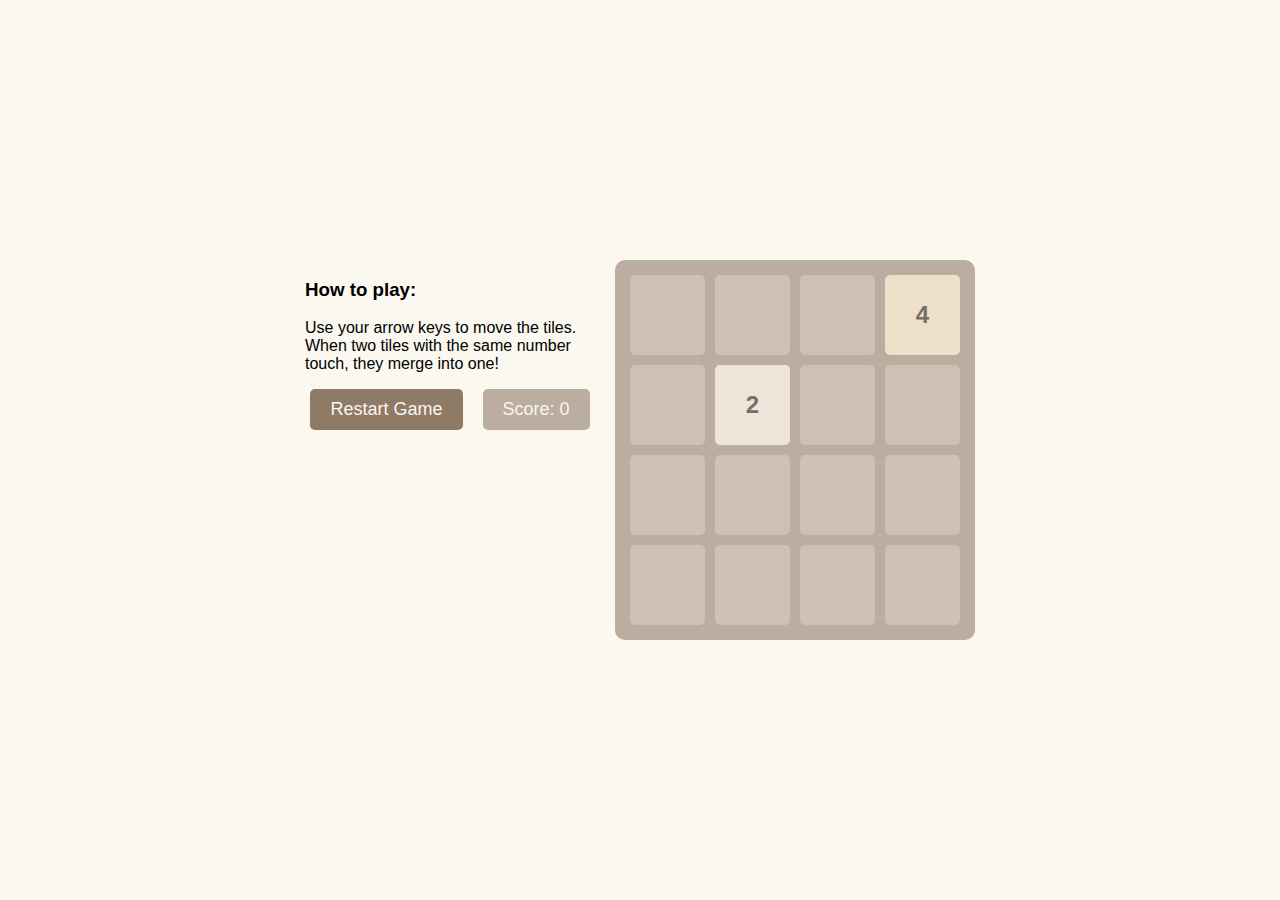
<file: index.html>
<!DOCTYPE html>
<html lang="en">
<head>
    <meta charset="UTF-8">
    <meta name="viewport" content="width=device-width, initial-scale=1.0">
    <title>2048 Game</title>
    <link rel="stylesheet" href="style.css">
</head>
<body>
    <div class="container">
        <div class="sidebar">
            
            <div>
                <h3>How to play:</h3>
                <p>
                   Use your arrow keys to move the tiles. When two tiles with the same number touch, they merge into one!
                </p>
            </div>
            <div class="game-ui">
            <button id="restart-button">Restart Game</button>
            <div id="score-container">
                Score: <span id="score">0</span>
            </div>
            </div>
        </div>
        <div class="game-container">
            <div class="grid-container">
                <div class="grid-row">
                    <div class="grid-cell"></div>
                    <div class="grid-cell"></div>
                    <div class="grid-cell"></div>
                    <div class="grid-cell"></div>
                </div>
                <div class="grid-row">
                    <div class="grid-cell"></div>
                    <div class="grid-cell"></div>
                    <div class="grid-cell"></div>
                    <div class="grid-cell"></div>
                </div>
                <div class="grid-row">
                    <div class="grid-cell"></div>
                    <div class="grid-cell"></div>
                    <div class="grid-cell"></div>
                    <div class="grid-cell"></div>
                </div>
                <div class="grid-row">
                    <div class="grid-cell"></div>
                    <div class="grid-cell"></div>
                    <div class="grid-cell"></div>
                    <div class="grid-cell"></div>
                </div>
            </div>
            <div id="game-over" class="hidden">
                <p>Game Over!</p>
            </div>
        </div>
    </div>
    <script src="script.js"></script>
</body>
</html>
</file>
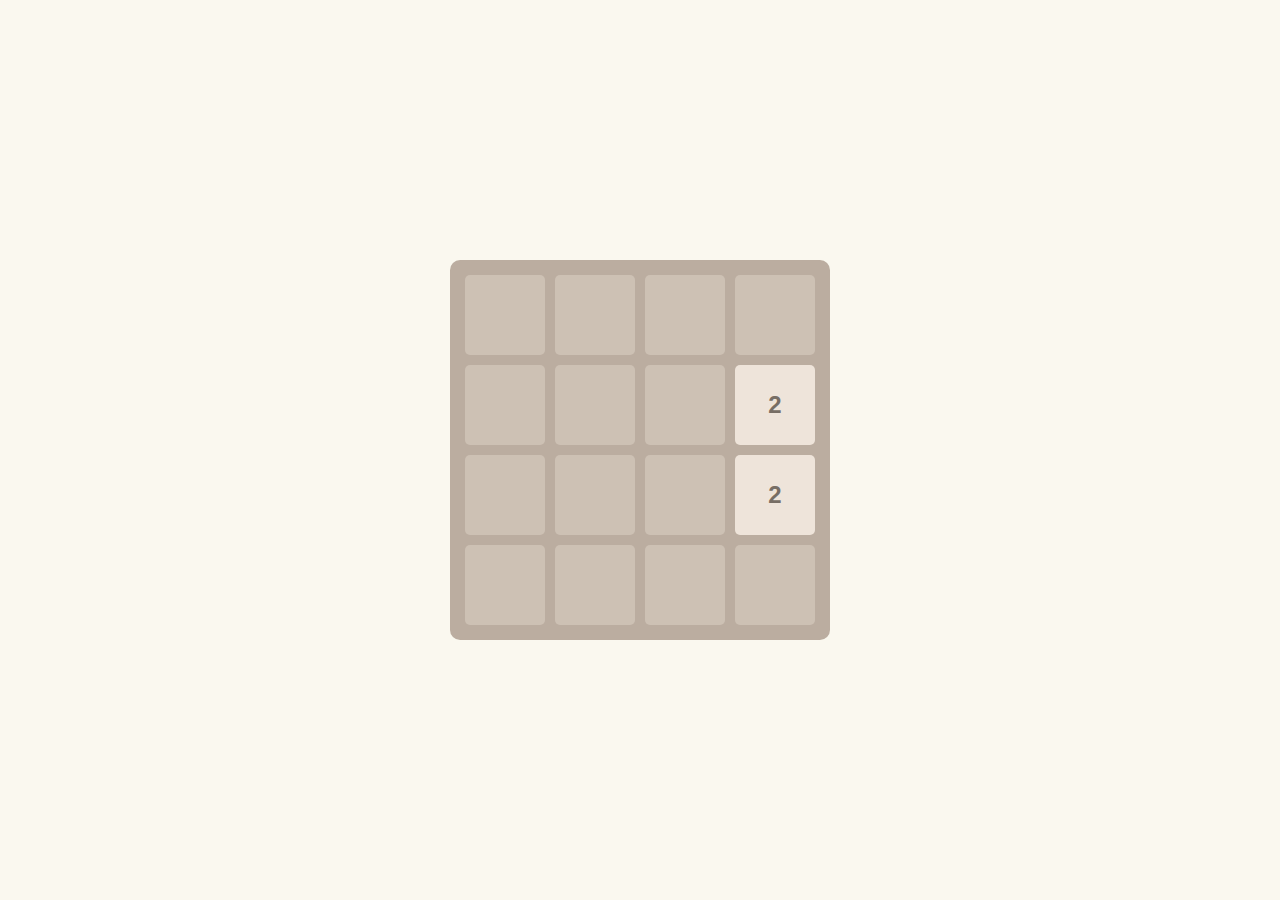
<file: 2048_Game/index.html>
<!DOCTYPE html>
<html lang="en">
<head>
    <meta charset="UTF-8">
    <meta name="viewport" content="width=device-width, initial-scale=1.0">
    <title>2048 Game</title>
    <link rel="stylesheet" href="style.css">
</head>
<body>
    <div class="game-container">
        <div class="grid-container">
            <div class="grid-row">
                <div class="grid-cell"></div>
                <div class="grid-cell"></div>
                <div class="grid-cell"></div>
                <div class="grid-cell"></div>
            </div>
            <div class="grid-row">
                <div class="grid-cell"></div>
                <div class="grid-cell"></div>
                <div class="grid-cell"></div>
                <div class="grid-cell"></div>
            </div>
            <div class="grid-row">
                <div class="grid-cell"></div>
                <div class="grid-cell"></div>
                <div class="grid-cell"></div>
                <div class="grid-cell"></div>
            </div>
            <div class="grid-row">
                <div class="grid-cell"></div>
                <div class="grid-cell"></div>
                <div class="grid-cell"></div>
                <div class="grid-cell"></div>
            </div>
        </div>
    </div>
    <script src="script.js"></script>
</body>
</html>
</file>
<file: style.css>
body {
    display: flex;
    justify-content: center;
    align-items: center;
    height: 100vh;
    margin: 0;
    background: #faf8ef;
    font-family: 'Arial', sans-serif;
}

.container {
    display: flex;
    flex-direction: row;
    width: 670px;
}

.sidebar, .game-container {
    width: 100%;
    max-width: 360px;
}

.sidebar {
    display: flex;
    flex-direction: column;
    justify-content: flex-start;
    align-items: center;
    margin-right: 20px;
}

#score-container {
    background: #bbada0;
    color: #f9f6f2;
    padding: 10px 20px;
    border-radius: 5px;
    text-align: center;
    font-size: 18px;
    margin-bottom: 10px;
    margin-left: 20px;
}

.game-ui {
    display: flex;
    flex-direction: row;
}

.instructions {
    background: #f9f6f2;
    padding: 10px;
    border-radius: 5px;
    text-align: center;
    margin-top: 20px;
}

.game-container {
    position: relative;
}

.grid-container {
    display: flex;
    flex-direction: column;
    background: #bbada0;
    padding: 10px;
    border-radius: 10px;
}

.grid-row {
    display: flex;
}

.grid-cell {
    width: 80px;
    height: 80px;
    background: #cdc1b4;
    border-radius: 5px;
    margin: 5px;
    display: flex;
    justify-content: center;
    align-items: center;
    font-size: 24px;
    font-weight: bold;
    color: #776e65;
}

.tile-2 { background: #eee4da; color: #776e65; }
.tile-4 { background: #ede0c8; color: #776e65; }
.tile-8 { background: #f2b179; color: #f9f6f2; }
.tile-16 { background: #f59563; color: #f9f6f2; }
.tile-32 { background: #f67c5f; color: #f9f6f2; }
.tile-64 { background: #f65e3b; color: #f9f6f2; }
.tile-128 { background: #edcf72; color: #f9f6f2; }
.tile-256 { background: #edcc61; color: #f9f6f2; }
.tile-512 { background: #edc850; color: #f9f6f2; }
.tile-1024 { background: #edc53f; color: #f9f6f2; }
.tile-2048 { background: #edc22e; color: #f9f6f2; }

#restart-button {
    padding: 10px 20px;
    background: #8f7a66;
    color: #f9f6f2;
    border: none;
    border-radius: 5px;
    font-size: 18px;
    cursor: pointer;
    margin-bottom: 10px;
}

#restart-button:hover {
    background: #9c8871;
}

#game-over {
    position: absolute;
    top: 50%;
    left: 50%;
    transform: translate(-50%, -50%);
    background: rgba(0, 0, 0, 0.7);
    color: #fff;
    padding: 20px;
    border-radius: 10px;
    text-align: center;
}

.hidden {
    display: none;
}

@media (max-width: 768px) {
    .container {
        flex-direction: column-reverse;
        align-items: center;
    }

    .sidebar {
        margin-right: 0;
        margin-bottom: 20px;
    }
}
</file>
<file: 2048_Game/style.css>
body {
    display: flex;
    justify-content: center;
    align-items: center;
    height: 100vh;
    margin: 0;
    background: #faf8ef;
    font-family: 'Arial', sans-serif;
}

.game-container {
    display: flex;
    flex-direction: column;
    justify-content: center;
    align-items: center;
}

.grid-container {
    display: flex;
    flex-direction: column;
    background: #bbada0;
    padding: 10px;
    border-radius: 10px;
}

.grid-row {
    display: flex;
}

.grid-cell {
    width: 80px;
    height: 80px;
    background: #cdc1b4;
    border-radius: 5px;
    margin: 5px;
    display: flex;
    justify-content: center;
    align-items: center;
    font-size: 24px;
    font-weight: bold;
    color: #776e65;
}

.tile-2 { background: #eee4da; color: #776e65; }
.tile-4 { background: #ede0c8; color: #776e65; }
.tile-8 { background: #f2b179; color: #f9f6f2; }
.tile-16 { background: #f59563; color: #f9f6f2; }
.tile-32 { background: #f67c5f; color: #f9f6f2; }
.tile-64 { background: #f65e3b; color: #f9f6f2; }
.tile-128 { background: #edcf72; color: #f9f6f2; }
.tile-256 { background: #edcc61; color: #f9f6f2; }
.tile-512 { background: #edc850; color: #f9f6f2; }
.tile-1024 { background: #edc53f; color: #f9f6f2; }
.tile-2048 { background: #edc22e; color: #f9f6f2; }
</file>
